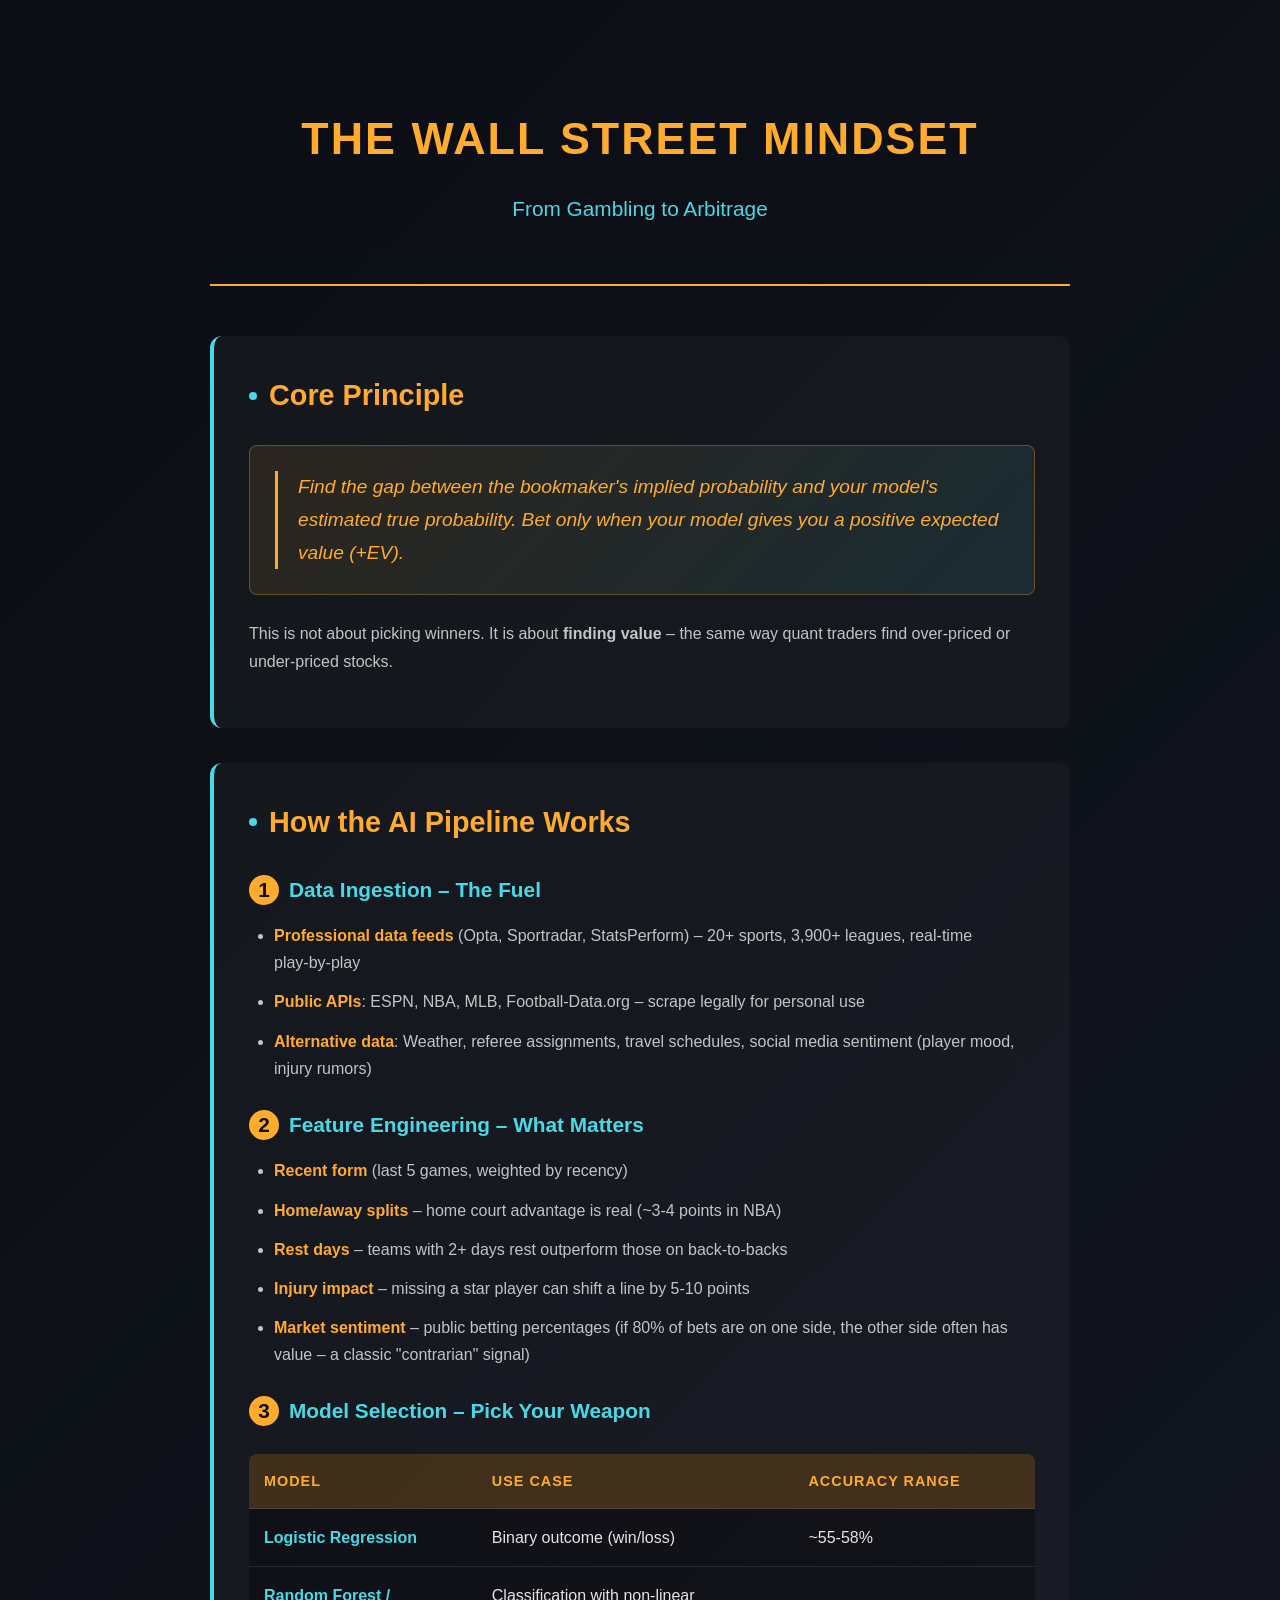
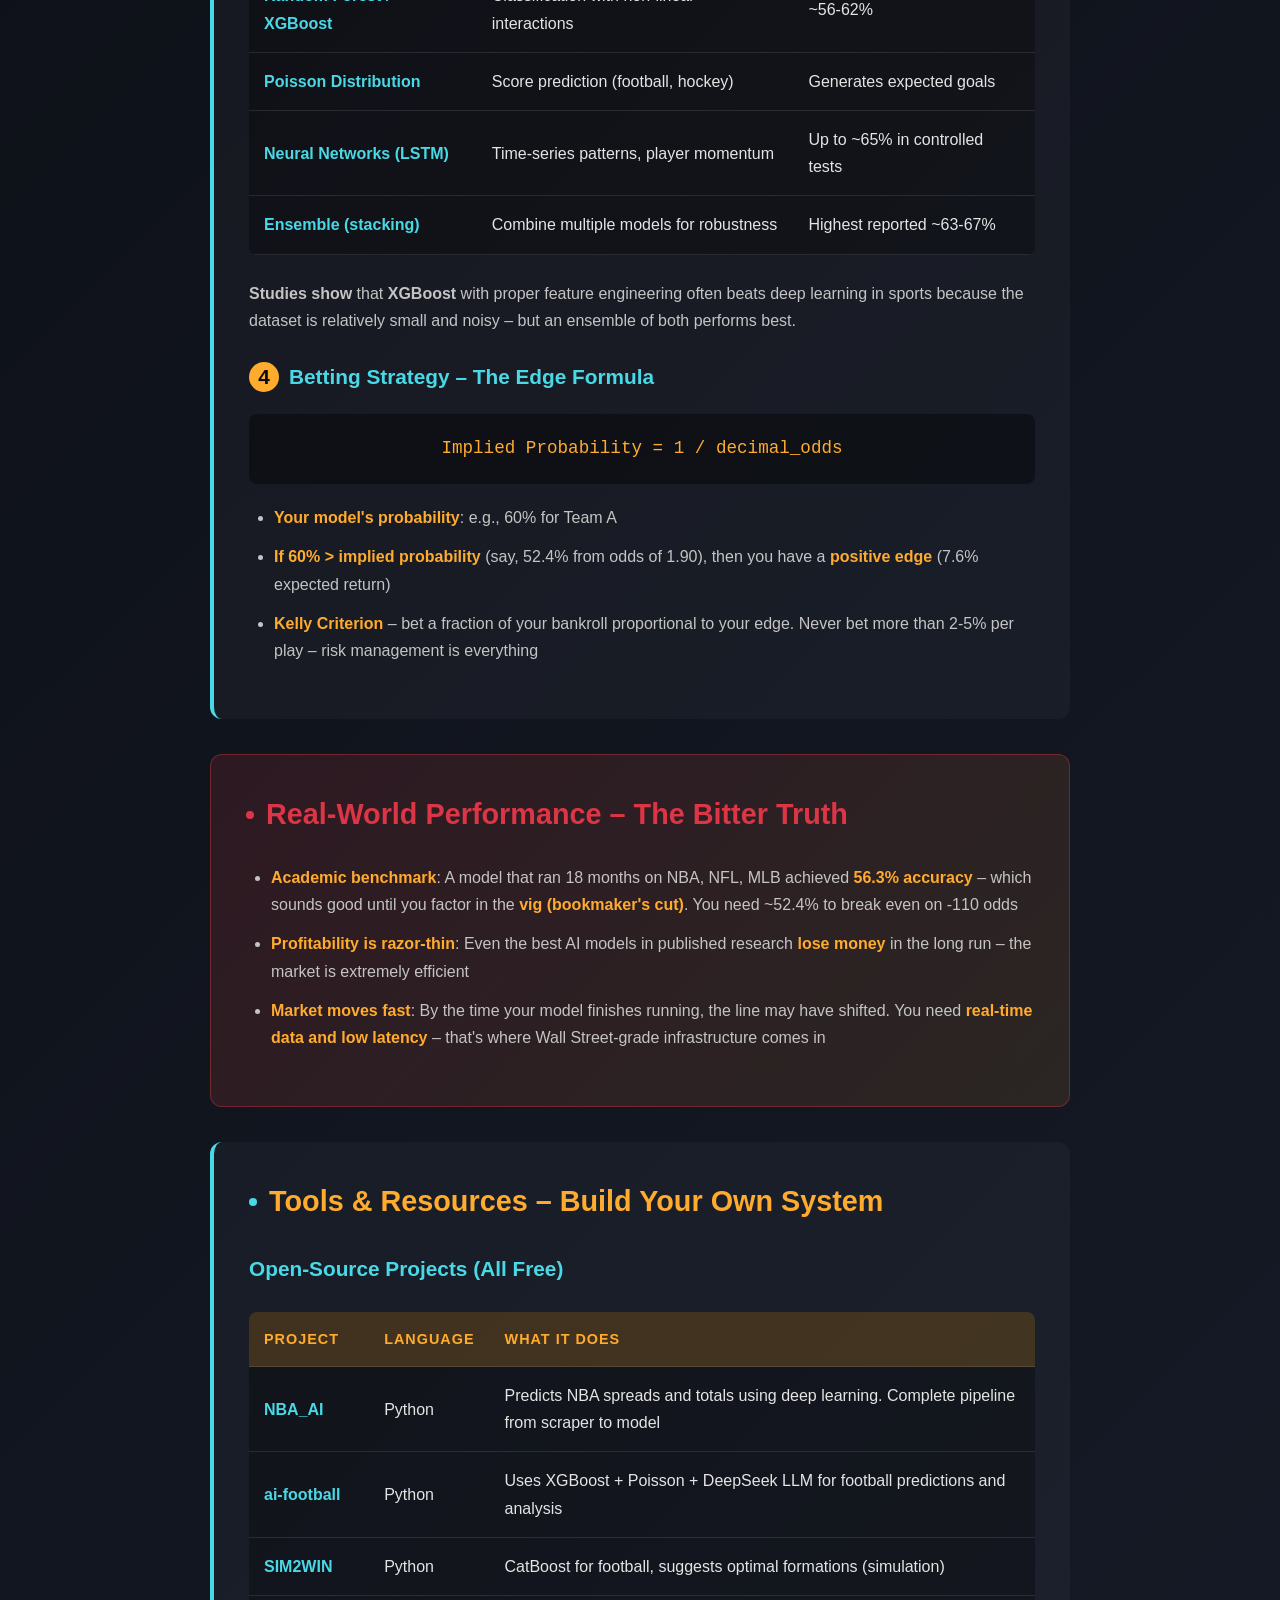
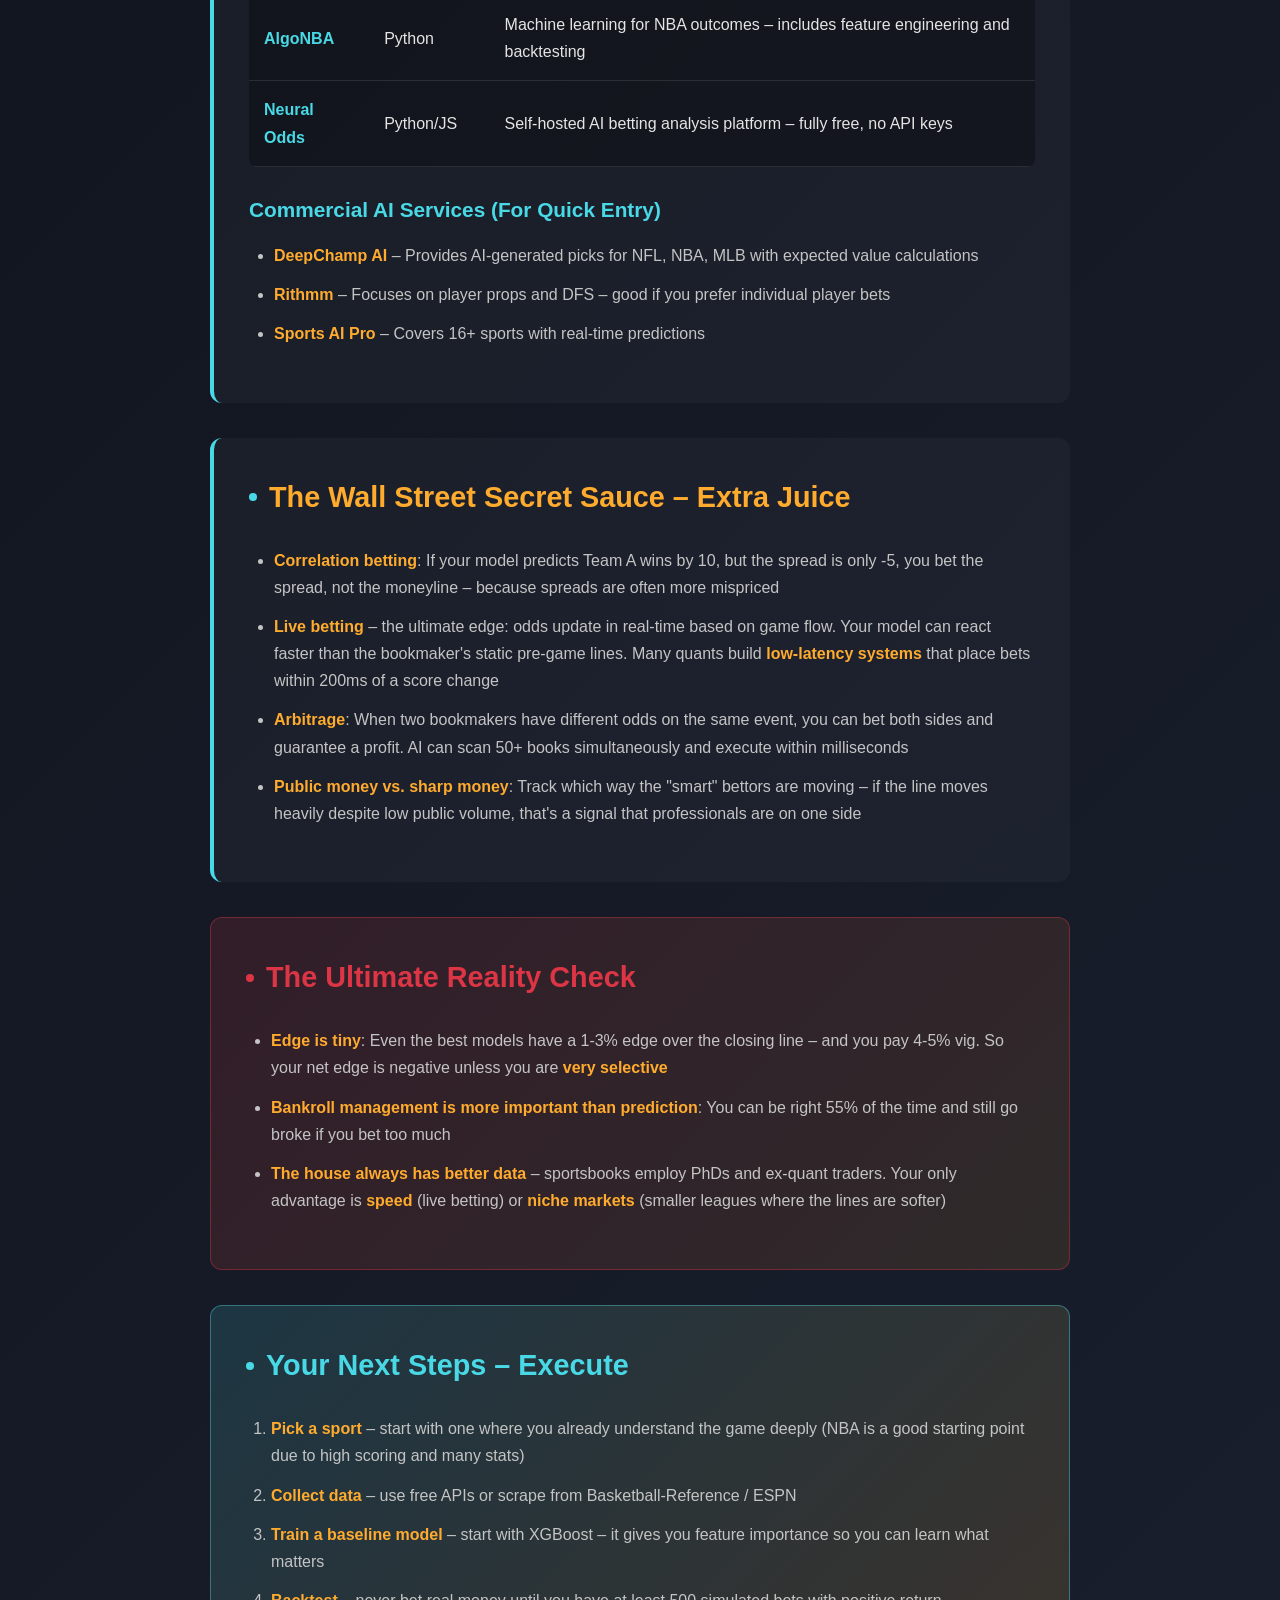
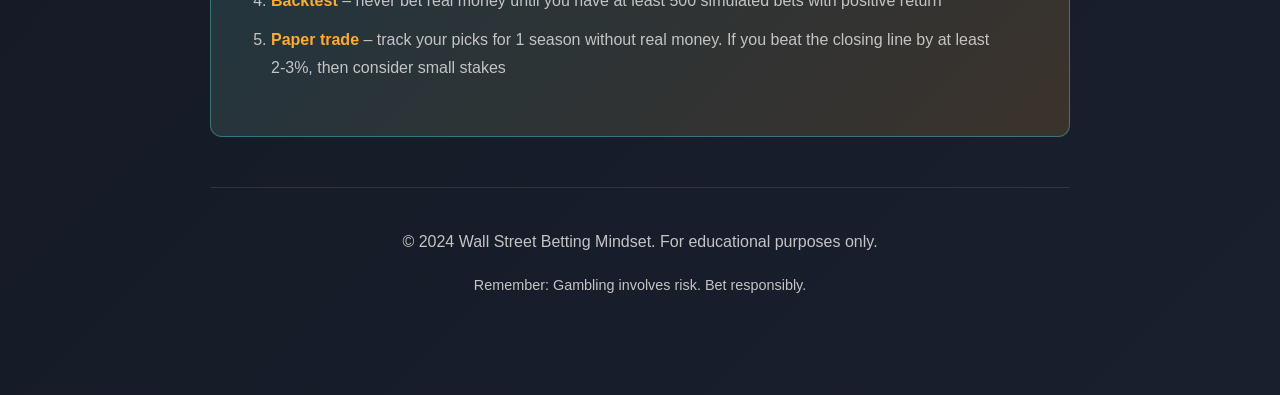
<file: wallstreet-betting.html>
<!DOCTYPE html>
<html lang="en">
<head>
    <meta charset="UTF-8">
    <meta name="viewport" content="width=device-width, initial-scale=1.0">
    <title>The Wall Street Mindset – From Gambling to Arbitrage</title>
    <style>
        * {
            margin: 0;
            padding: 0;
            box-sizing: border-box;
        }

        body {
            font-family: -apple-system, BlinkMacSystemFont, 'Segoe UI', Roboto, Oxygen, Ubuntu, Cantarell, sans-serif;
            background: linear-gradient(135deg, #0a0d12 0%, #1a1f2e 100%);
            color: #e4e4e4;
            line-height: 1.7;
            min-height: 100vh;
        }

        .container {
            max-width: 900px;
            margin: 0 auto;
            padding: 40px 20px;
        }

        header {
            text-align: center;
            padding: 60px 0 40px;
            border-bottom: 2px solid #ffab2e;
            margin-bottom: 50px;
        }

        h1 {
            font-size: 2.8rem;
            color: #ffab2e;
            margin-bottom: 15px;
            text-transform: uppercase;
            letter-spacing: 2px;
        }

        .subtitle {
            font-size: 1.3rem;
            color: #49d9e6;
            font-weight: 300;
        }

        section {
            background: rgba(255, 255, 255, 0.03);
            border-radius: 12px;
            padding: 35px;
            margin-bottom: 35px;
            border-left: 4px solid #49d9e6;
        }

        h2 {
            color: #ffab2e;
            font-size: 1.8rem;
            margin-bottom: 25px;
            display: flex;
            align-items: center;
            gap: 12px;
        }

        h2::before {
            content: '';
            width: 8px;
            height: 8px;
            background: #49d9e6;
            border-radius: 50%;
        }

        h3 {
            color: #49d9e6;
            font-size: 1.3rem;
            margin: 25px 0 15px;
        }

        p {
            margin-bottom: 18px;
            color: #c4c4c4;
        }

        .highlight-box {
            background: linear-gradient(135deg, rgba(255, 171, 46, 0.1) 0%, rgba(73, 217, 230, 0.1) 100%);
            border: 1px solid rgba(255, 171, 46, 0.3);
            border-radius: 8px;
            padding: 25px;
            margin: 25px 0;
        }

        .highlight-box blockquote {
            font-size: 1.2rem;
            font-style: italic;
            color: #ffab2e;
            border-left: 3px solid #ffab2e;
            padding-left: 20px;
            margin: 0;
        }

        table {
            width: 100%;
            border-collapse: collapse;
            margin: 25px 0;
            background: rgba(0, 0, 0, 0.3);
            border-radius: 8px;
            overflow: hidden;
        }

        th, td {
            padding: 15px;
            text-align: left;
            border-bottom: 1px solid rgba(255, 255, 255, 0.1);
        }

        th {
            background: rgba(255, 171, 46, 0.2);
            color: #ffab2e;
            font-weight: 600;
            text-transform: uppercase;
            font-size: 0.9rem;
            letter-spacing: 1px;
        }

        tr:hover {
            background: rgba(255, 255, 255, 0.05);
        }

        td:first-child {
            font-weight: 600;
            color: #49d9e6;
        }

        ul, ol {
            margin-left: 25px;
            margin-bottom: 20px;
        }

        li {
            margin-bottom: 12px;
            color: #c4c4c4;
        }

        li strong {
            color: #ffab2e;
        }

        .step-number {
            display: inline-block;
            background: #ffab2e;
            color: #0a0d12;
            width: 30px;
            height: 30px;
            border-radius: 50%;
            text-align: center;
            line-height: 30px;
            font-weight: bold;
            margin-right: 10px;
        }

        .reality-check {
            background: linear-gradient(135deg, rgba(220, 53, 69, 0.15) 0%, rgba(255, 171, 46, 0.1) 100%);
            border: 1px solid rgba(220, 53, 69, 0.4);
        }

        .reality-check h2 {
            color: #dc3545;
        }

        .reality-check h2::before {
            background: #dc3545;
        }

        .execute-section {
            background: linear-gradient(135deg, rgba(73, 217, 230, 0.15) 0%, rgba(255, 171, 46, 0.15) 100%);
            border: 1px solid rgba(73, 217, 230, 0.4);
        }

        .execute-section h2 {
            color: #49d9e6;
        }

        code {
            background: rgba(0, 0, 0, 0.4);
            padding: 3px 8px;
            border-radius: 4px;
            font-family: 'JetBrains Mono', 'Courier New', monospace;
            color: #49d9e6;
            font-size: 0.95em;
        }

        .formula {
            background: rgba(0, 0, 0, 0.4);
            padding: 20px;
            border-radius: 8px;
            margin: 20px 0;
            text-align: center;
            font-family: 'JetBrains Mono', monospace;
            color: #ffab2e;
            font-size: 1.1rem;
        }

        footer {
            text-align: center;
            padding: 40px 0;
            margin-top: 50px;
            border-top: 1px solid rgba(255, 255, 255, 0.1);
            color: #888;
        }

        @media (max-width: 768px) {
            h1 {
                font-size: 2rem;
            }

            .container {
                padding: 20px 15px;
            }

            section {
                padding: 25px 20px;
            }

            table {
                font-size: 0.9rem;
            }

            th, td {
                padding: 10px 8px;
            }
        }
    </style>
</head>
<body>
    <div class="container">
        <header>
            <h1>The Wall Street Mindset</h1>
            <p class="subtitle">From Gambling to Arbitrage</p>
        </header>

        <section>
            <h2>Core Principle</h2>
            <div class="highlight-box">
                <blockquote>
                    Find the gap between the bookmaker's implied probability and your model's estimated true probability. Bet only when your model gives you a positive expected value (+EV).
                </blockquote>
            </div>
            <p>This is not about picking winners. It is about <strong>finding value</strong> – the same way quant traders find over‑priced or under‑priced stocks.</p>
        </section>

        <section>
            <h2>How the AI Pipeline Works</h2>
            
            <h3><span class="step-number">1</span>Data Ingestion – The Fuel</h3>
            <ul>
                <li><strong>Professional data feeds</strong> (Opta, Sportradar, StatsPerform) – 20+ sports, 3,900+ leagues, real‑time play‑by‑play</li>
                <li><strong>Public APIs</strong>: ESPN, NBA, MLB, Football‑Data.org – scrape legally for personal use</li>
                <li><strong>Alternative data</strong>: Weather, referee assignments, travel schedules, social media sentiment (player mood, injury rumors)</li>
            </ul>

            <h3><span class="step-number">2</span>Feature Engineering – What Matters</h3>
            <ul>
                <li><strong>Recent form</strong> (last 5 games, weighted by recency)</li>
                <li><strong>Home/away splits</strong> – home court advantage is real (~3‑4 points in NBA)</li>
                <li><strong>Rest days</strong> – teams with 2+ days rest outperform those on back‑to‑backs</li>
                <li><strong>Injury impact</strong> – missing a star player can shift a line by 5‑10 points</li>
                <li><strong>Market sentiment</strong> – public betting percentages (if 80% of bets are on one side, the other side often has value – a classic "contrarian" signal)</li>
            </ul>

            <h3><span class="step-number">3</span>Model Selection – Pick Your Weapon</h3>
            <table>
                <thead>
                    <tr>
                        <th>Model</th>
                        <th>Use Case</th>
                        <th>Accuracy Range</th>
                    </tr>
                </thead>
                <tbody>
                    <tr>
                        <td>Logistic Regression</td>
                        <td>Binary outcome (win/loss)</td>
                        <td>~55‑58%</td>
                    </tr>
                    <tr>
                        <td>Random Forest / XGBoost</td>
                        <td>Classification with non‑linear interactions</td>
                        <td>~56‑62%</td>
                    </tr>
                    <tr>
                        <td>Poisson Distribution</td>
                        <td>Score prediction (football, hockey)</td>
                        <td>Generates expected goals</td>
                    </tr>
                    <tr>
                        <td>Neural Networks (LSTM)</td>
                        <td>Time‑series patterns, player momentum</td>
                        <td>Up to ~65% in controlled tests</td>
                    </tr>
                    <tr>
                        <td>Ensemble (stacking)</td>
                        <td>Combine multiple models for robustness</td>
                        <td>Highest reported ~63‑67%</td>
                    </tr>
                </tbody>
            </table>
            <p><strong>Studies show</strong> that <strong>XGBoost</strong> with proper feature engineering often beats deep learning in sports because the dataset is relatively small and noisy – but an ensemble of both performs best.</p>

            <h3><span class="step-number">4</span>Betting Strategy – The Edge Formula</h3>
            <div class="formula">
                Implied Probability = 1 / decimal_odds
            </div>
            <ul>
                <li><strong>Your model's probability</strong>: e.g., 60% for Team A</li>
                <li><strong>If 60% > implied probability</strong> (say, 52.4% from odds of 1.90), then you have a <strong>positive edge</strong> (7.6% expected return)</li>
                <li><strong>Kelly Criterion</strong> – bet a fraction of your bankroll proportional to your edge. Never bet more than 2‑5% per play – risk management is everything</li>
            </ul>
        </section>

        <section class="reality-check">
            <h2>Real‑World Performance – The Bitter Truth</h2>
            <ul>
                <li><strong>Academic benchmark</strong>: A model that ran 18 months on NBA, NFL, MLB achieved <strong>56.3% accuracy</strong> – which sounds good until you factor in the <strong>vig (bookmaker's cut)</strong>. You need ~52.4% to break even on -110 odds</li>
                <li><strong>Profitability is razor‑thin</strong>: Even the best AI models in published research <strong>lose money</strong> in the long run – the market is extremely efficient</li>
                <li><strong>Market moves fast</strong>: By the time your model finishes running, the line may have shifted. You need <strong>real‑time data and low latency</strong> – that's where Wall Street‑grade infrastructure comes in</li>
            </ul>
        </section>

        <section>
            <h2>Tools & Resources – Build Your Own System</h2>
            
            <h3>Open‑Source Projects (All Free)</h3>
            <table>
                <thead>
                    <tr>
                        <th>Project</th>
                        <th>Language</th>
                        <th>What It Does</th>
                    </tr>
                </thead>
                <tbody>
                    <tr>
                        <td>NBA_AI</td>
                        <td>Python</td>
                        <td>Predicts NBA spreads and totals using deep learning. Complete pipeline from scraper to model</td>
                    </tr>
                    <tr>
                        <td>ai‑football</td>
                        <td>Python</td>
                        <td>Uses XGBoost + Poisson + DeepSeek LLM for football predictions and analysis</td>
                    </tr>
                    <tr>
                        <td>SIM2WIN</td>
                        <td>Python</td>
                        <td>CatBoost for football, suggests optimal formations (simulation)</td>
                    </tr>
                    <tr>
                        <td>AlgoNBA</td>
                        <td>Python</td>
                        <td>Machine learning for NBA outcomes – includes feature engineering and backtesting</td>
                    </tr>
                    <tr>
                        <td>Neural Odds</td>
                        <td>Python/JS</td>
                        <td>Self‑hosted AI betting analysis platform – fully free, no API keys</td>
                    </tr>
                </tbody>
            </table>

            <h3>Commercial AI Services (For Quick Entry)</h3>
            <ul>
                <li><strong>DeepChamp AI</strong> – Provides AI‑generated picks for NFL, NBA, MLB with expected value calculations</li>
                <li><strong>Rithmm</strong> – Focuses on player props and DFS – good if you prefer individual player bets</li>
                <li><strong>Sports AI Pro</strong> – Covers 16+ sports with real‑time predictions</li>
            </ul>
        </section>

        <section>
            <h2>The Wall Street Secret Sauce – Extra Juice</h2>
            <ul>
                <li><strong>Correlation betting</strong>: If your model predicts Team A wins by 10, but the spread is only -5, you bet the spread, not the moneyline – because spreads are often more mispriced</li>
                <li><strong>Live betting</strong> – the ultimate edge: odds update in real‑time based on game flow. Your model can react faster than the bookmaker's static pre‑game lines. Many quants build <strong>low‑latency systems</strong> that place bets within 200ms of a score change</li>
                <li><strong>Arbitrage</strong>: When two bookmakers have different odds on the same event, you can bet both sides and guarantee a profit. AI can scan 50+ books simultaneously and execute within milliseconds</li>
                <li><strong>Public money vs. sharp money</strong>: Track which way the "smart" bettors are moving – if the line moves heavily despite low public volume, that's a signal that professionals are on one side</li>
            </ul>
        </section>

        <section class="reality-check">
            <h2>The Ultimate Reality Check</h2>
            <ul>
                <li><strong>Edge is tiny</strong>: Even the best models have a 1‑3% edge over the closing line – and you pay 4‑5% vig. So your net edge is negative unless you are <strong>very selective</strong></li>
                <li><strong>Bankroll management is more important than prediction</strong>: You can be right 55% of the time and still go broke if you bet too much</li>
                <li><strong>The house always has better data</strong> – sportsbooks employ PhDs and ex‑quant traders. Your only advantage is <strong>speed</strong> (live betting) or <strong>niche markets</strong> (smaller leagues where the lines are softer)</li>
            </ul>
        </section>

        <section class="execute-section">
            <h2>Your Next Steps – Execute</h2>
            <ol>
                <li><strong>Pick a sport</strong> – start with one where you already understand the game deeply (NBA is a good starting point due to high scoring and many stats)</li>
                <li><strong>Collect data</strong> – use free APIs or scrape from Basketball‑Reference / ESPN</li>
                <li><strong>Train a baseline model</strong> – start with XGBoost – it gives you feature importance so you can learn what matters</li>
                <li><strong>Backtest</strong> – never bet real money until you have at least 500 simulated bets with positive return</li>
                <li><strong>Paper trade</strong> – track your picks for 1 season without real money. If you beat the closing line by at least 2‑3%, then consider small stakes</li>
            </ol>
        </section>

        <footer>
            <p>&copy; 2024 Wall Street Betting Mindset. For educational purposes only.</p>
            <p style="margin-top: 10px; font-size: 0.9rem;">Remember: Gambling involves risk. Bet responsibly.</p>
        </footer>
    </div>
</body>
</html>
</file>
